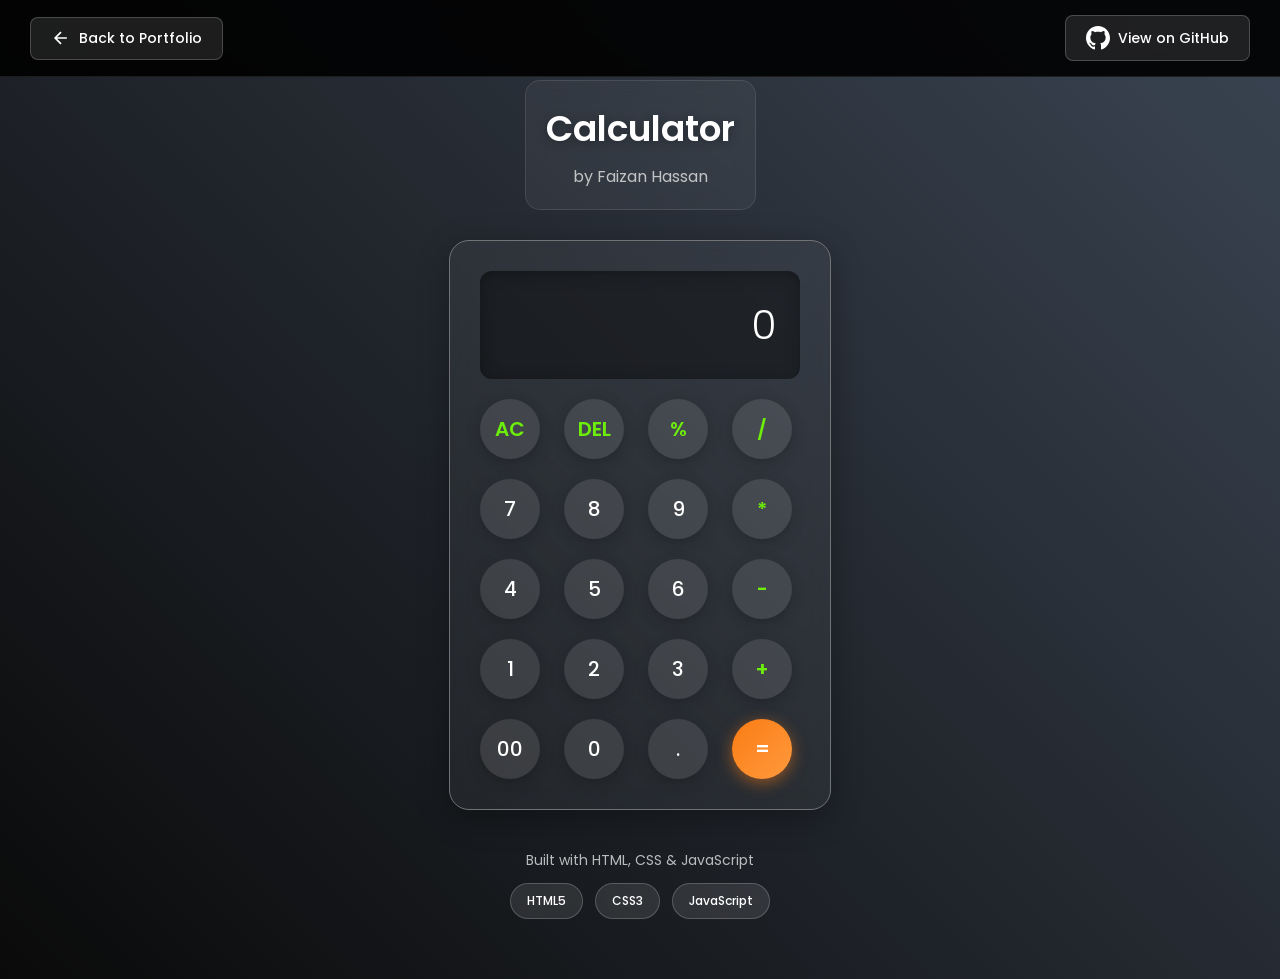
<file: projects/calculator/index.html>
<!DOCTYPE html>
<html lang="en">
  <head>
    <meta charset="UTF-8" />
    <meta http-equiv="X-UA-Compatible" content="IE=edge" />
    <meta name="viewport" content="width=device-width, initial-scale=1.0" />
    <title>Calculator | Faizan Hassan</title>
    <meta name="description" content="A modern, responsive calculator built with HTML, CSS, and JavaScript by Faizan Hassan" />
    
    <!-- Favicon -->
    <link rel="icon" type="image/x-icon" href="../../assets/profile-pic.ico" />
    
    <link rel="stylesheet" href="style.css" />
  </head>
  <body>
    <!-- Navigation Header -->
    <nav class="project-nav">
      <a href="../../index.html" class="back-button">
        <svg width="20" height="20" viewBox="0 0 24 24" fill="none" stroke="currentColor" stroke-width="2">
          <path d="M19 12H5M12 19l-7-7 7-7"/>
        </svg>
        Back to Portfolio
      </a>
      
      <a href="https://github.com/Thefaizanhassan" target="_blank" class="github-link">
        <svg width="24" height="24" viewBox="0 0 24 24" fill="currentColor">
          <path d="M12 0c-6.626 0-12 5.373-12 12 0 5.302 3.438 9.8 8.207 11.387.599.111.793-.261.793-.577v-2.234c-3.338.726-4.033-1.416-4.033-1.416-.546-1.387-1.333-1.756-1.333-1.756-1.089-.745.083-.729.083-.729 1.205.084 1.839 1.237 1.839 1.237 1.07 1.834 2.807 1.304 3.492.997.107-.775.418-1.305.762-1.604-2.665-.305-5.467-1.334-5.467-5.931 0-1.311.469-2.381 1.236-3.221-.124-.303-.535-1.524.117-3.176 0 0 1.008-.322 3.301 1.23.957-.266 1.983-.399 3.003-.404 1.02.005 2.047.138 3.006.404 2.291-1.552 3.297-1.23 3.297-1.23.653 1.653.242 2.874.118 3.176.77.84 1.235 1.911 1.235 3.221 0 4.609-2.807 5.624-5.479 5.921.43.372.823 1.102.823 2.222v3.293c0 .319.192.694.801.576 4.765-1.589 8.199-6.086 8.199-11.386 0-6.627-5.373-12-12-12z"/>
        </svg>
        View on GitHub
      </a>
    </nav>

    <!-- Project Header -->
    <div class="project-header">
      <h1>Calculator</h1>
      <p>by Faizan Hassan</p>
    </div>

    <!-- Calculator Container -->
    <div class="container">
      <div class="calculator">
        <input type="text" id="inputBox" placeholder="0" readonly />
        
        <div>
          <button class="button operator">AC</button>
          <button class="button operator">DEL</button>
          <button class="button operator">%</button>
          <button class="button operator">/</button>
        </div>
        <div>
          <button class="button">7</button>
          <button class="button">8</button>
          <button class="button">9</button>
          <button class="button operator">*</button>
        </div>
        <div>
          <button class="button">4</button>
          <button class="button">5</button>
          <button class="button">6</button>
          <button class="button operator">-</button>
        </div>
        <div>
          <button class="button">1</button>
          <button class="button">2</button>
          <button class="button">3</button>
          <button class="button operator">+</button>
        </div>
        <div>
          <button class="button">00</button>
          <button class="button">0</button>
          <button class="button">.</button>
          <button class="button equalBtn">=</button>
        </div>
      </div>
      
      <!-- Project Info Footer -->
      <div class="project-info">
        <p>Built with HTML, CSS & JavaScript</p>
        <div class="tech-stack">
          <span class="tech-badge">HTML5</span>
          <span class="tech-badge">CSS3</span>
          <span class="tech-badge">JavaScript</span>
        </div>
      </div>
    </div>

    <script src="script.js"></script>
  </body>
</html>
</file>
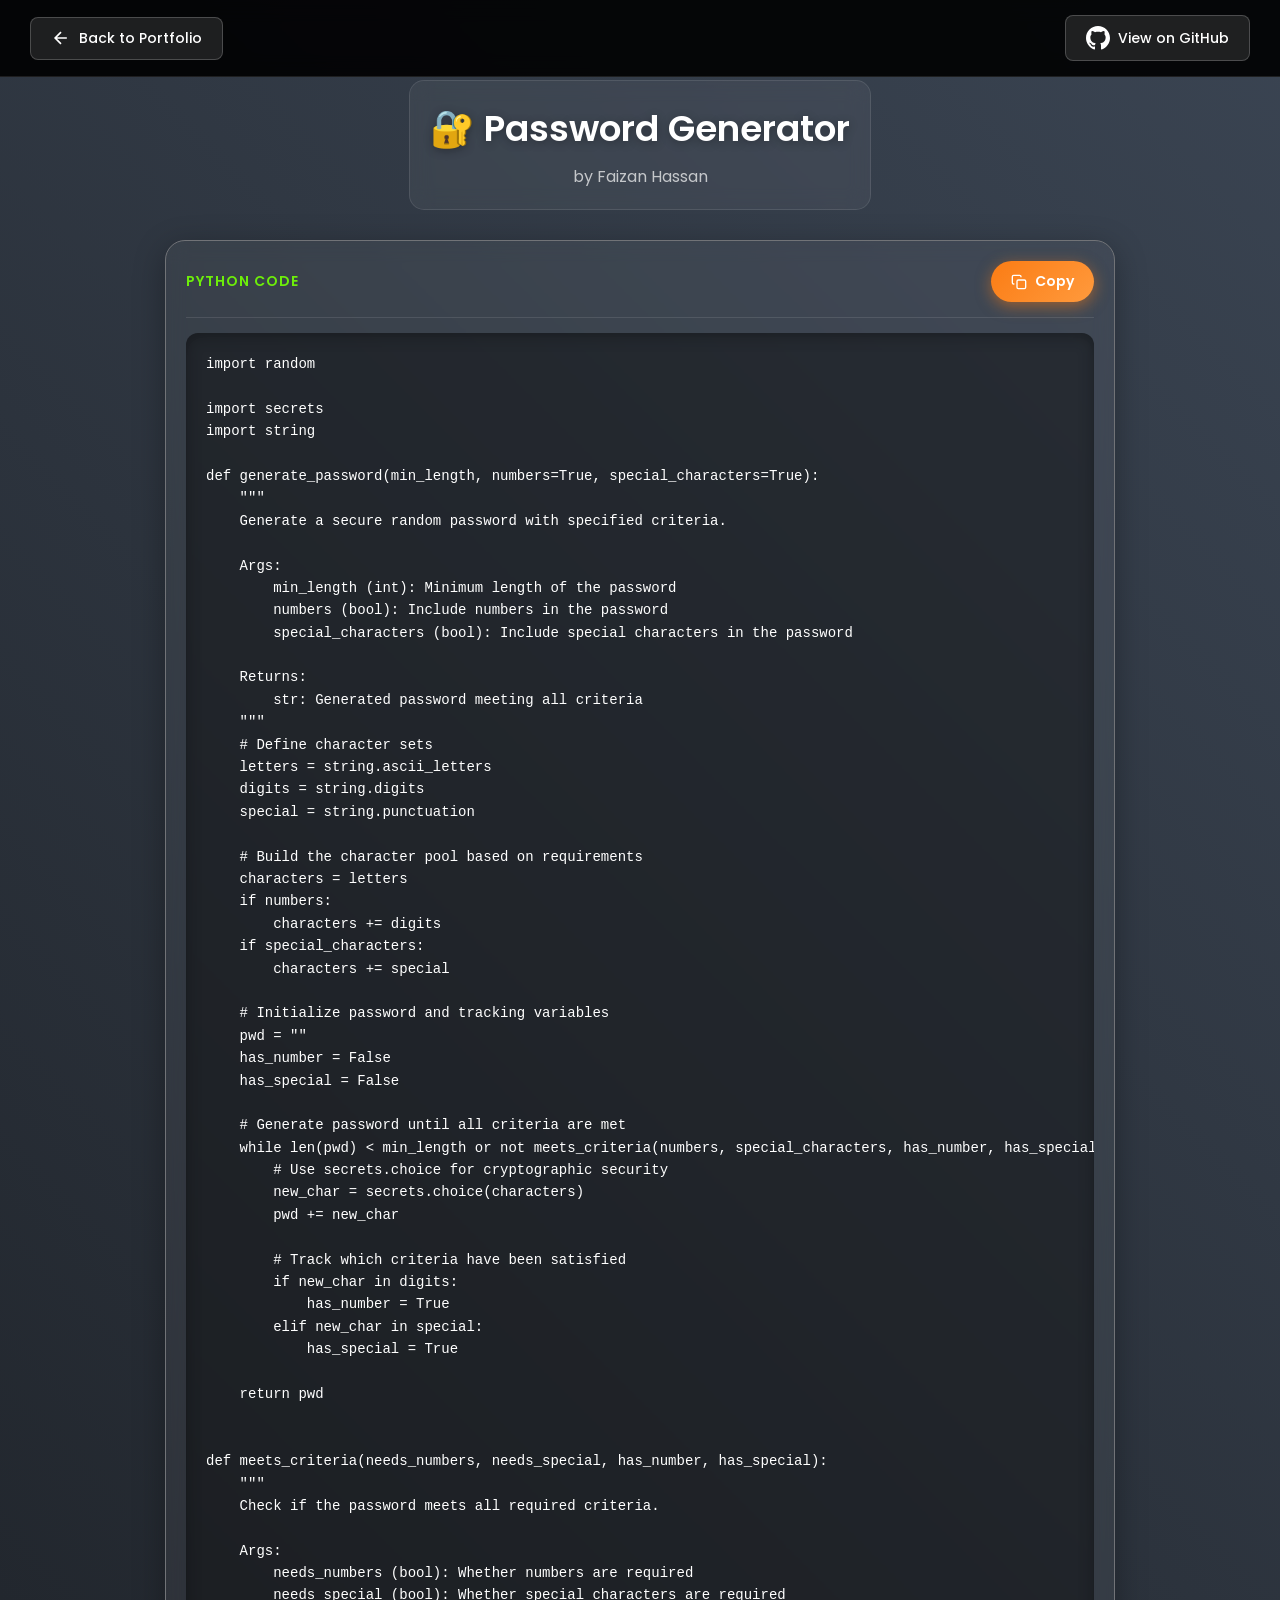
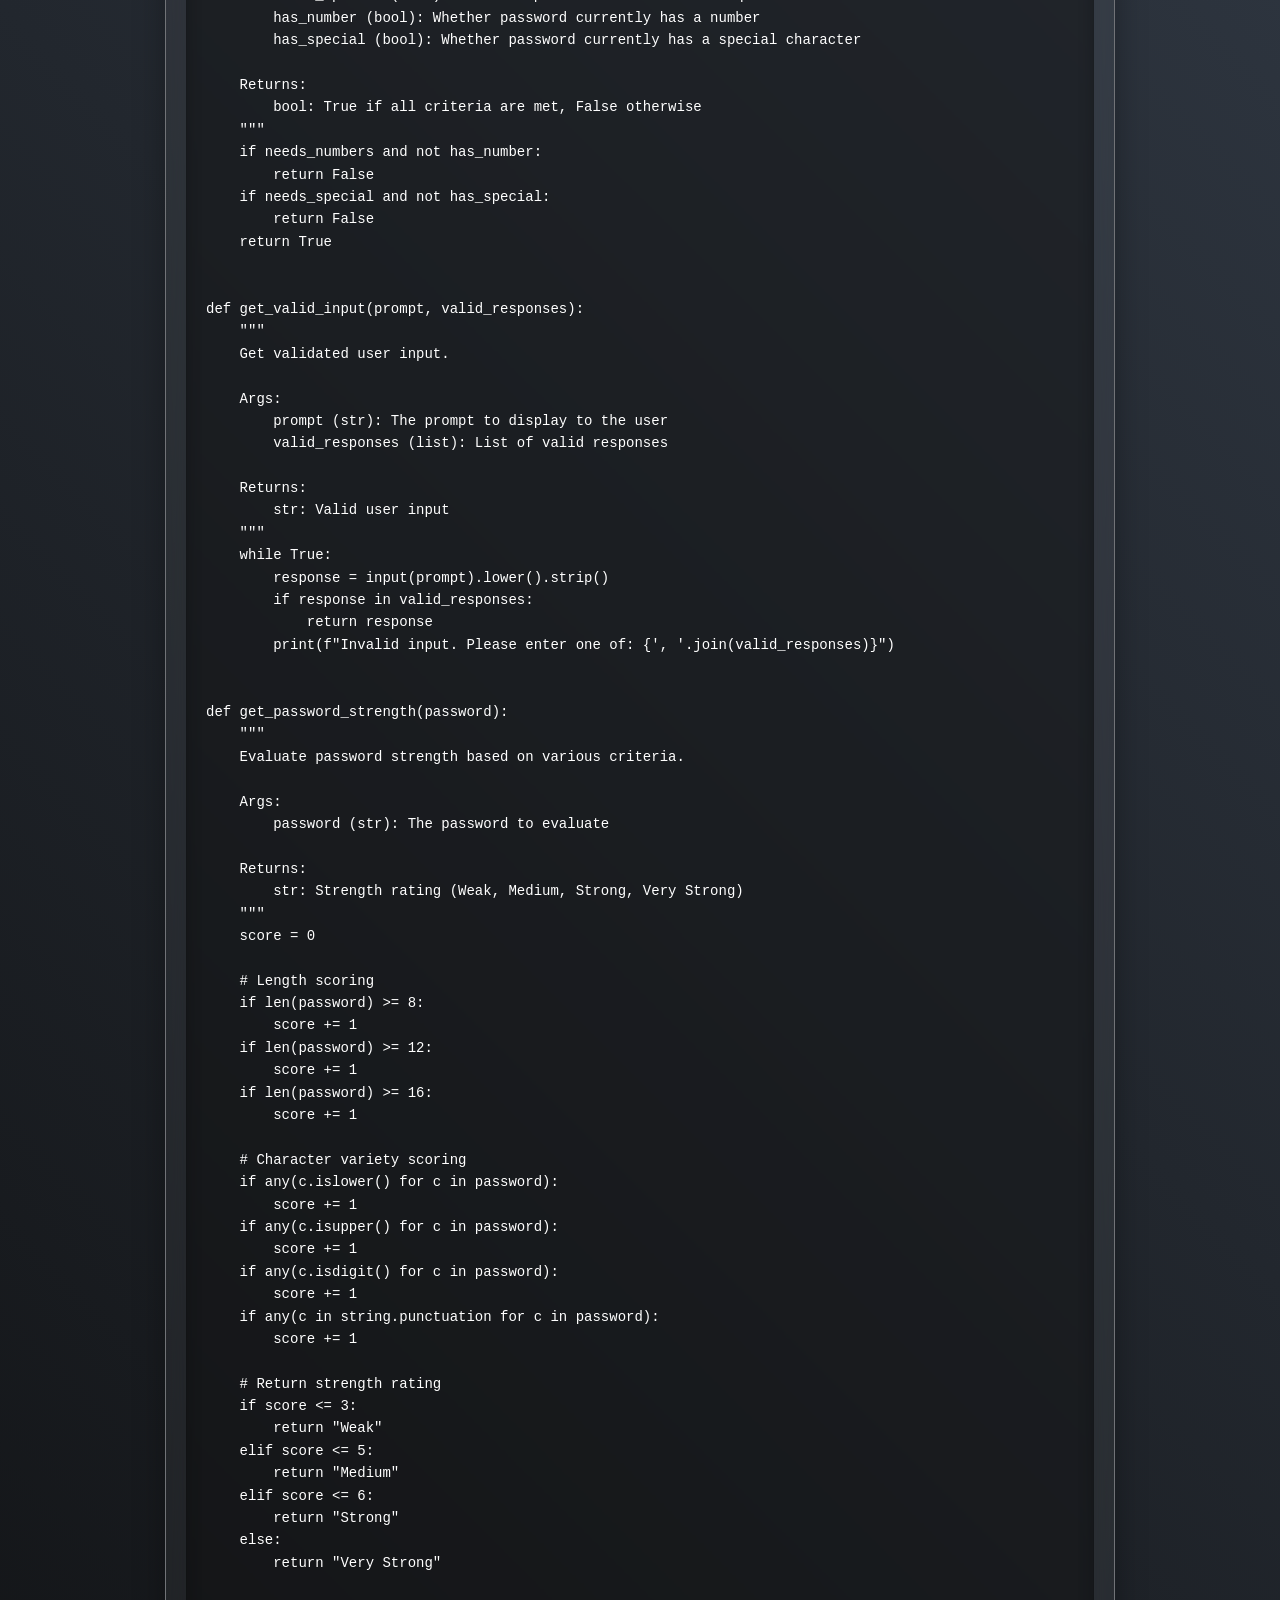
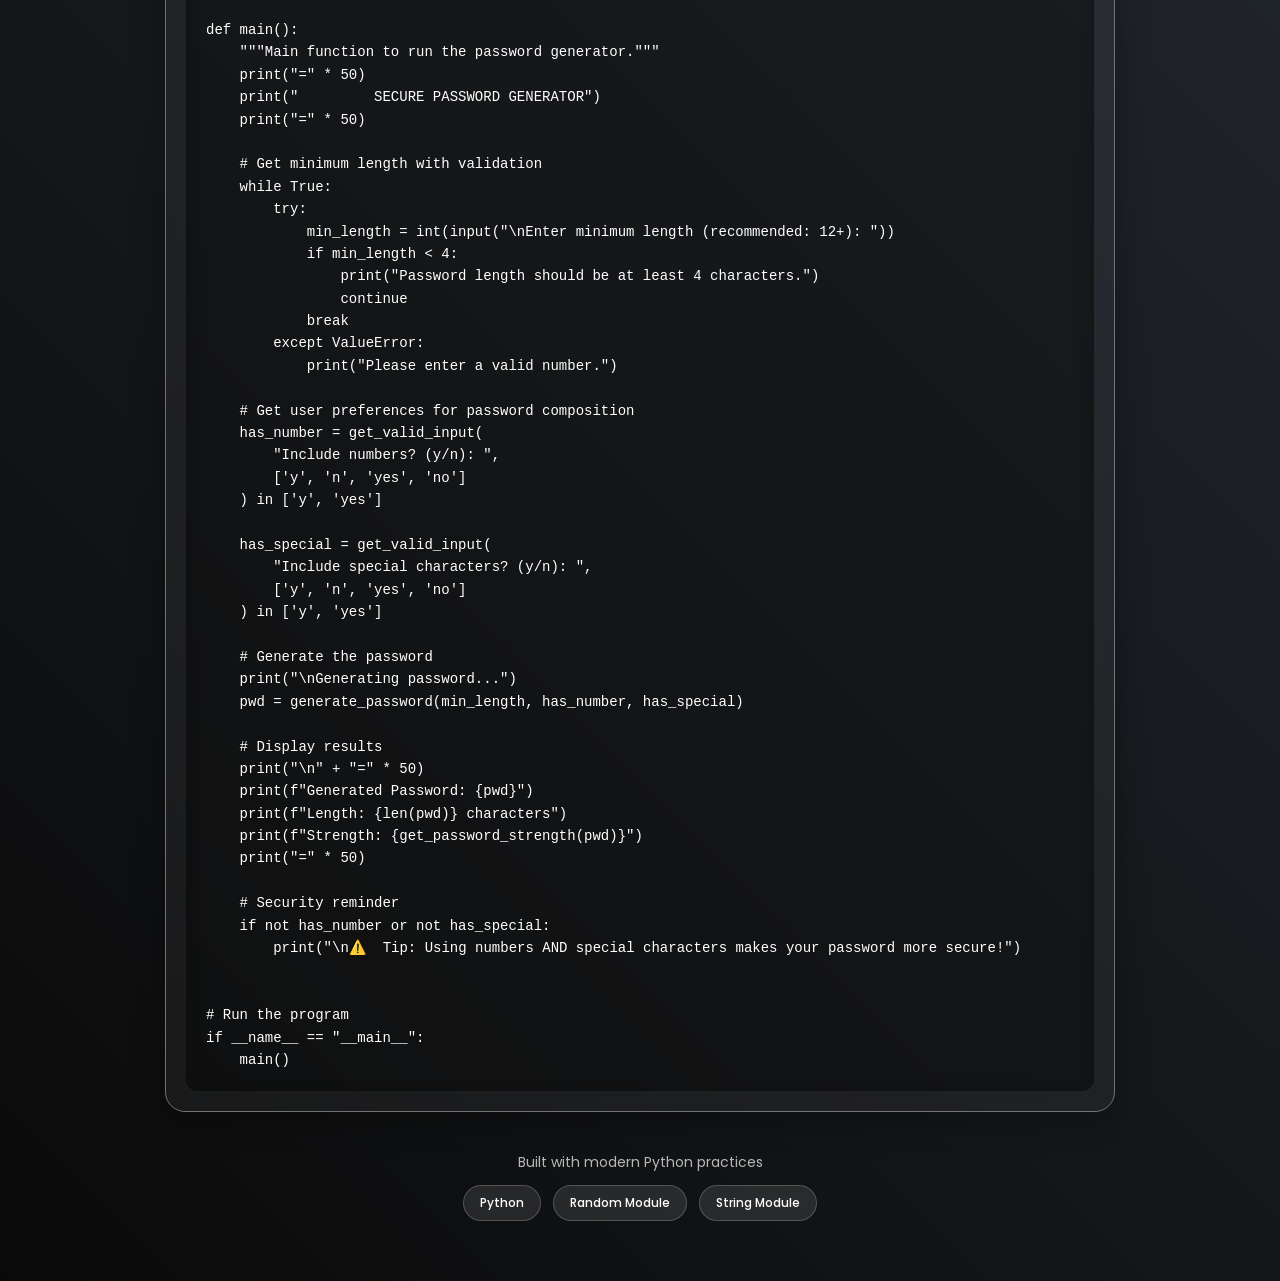
<file: projects/pythonPasswordGenerator/index.html>
<!DOCTYPE html>
<html lang="en">
<head>
    <meta charset="UTF-8">
    <meta name="viewport" content="width=device-width, initial-scale=1.0">
    <title>Python Password Generator | Faizan Hassan</title>
    <!-- Favicon -->
    <link rel="icon" type="image/x-icon" href="../../assets/profile-pic.ico" />
    <link rel="stylesheet" href="style.css">
</head>
<body>
    <!-- Navigation Header -->
    <nav class="project-nav">
      <a href="../../index.html" class="back-button">
        <svg width="20" height="20" viewBox="0 0 24 24" fill="none" stroke="currentColor" stroke-width="2">
          <path d="M19 12H5M12 19l-7-7 7-7"/>
        </svg>
        <span>Back to Portfolio</span>
      </a>
      
      <a href="https://github.com/Thefaizanhassan/PythonPasswordGenerator" target="_blank" class="github-link">
        <svg width="24" height="24" viewBox="0 0 24 24" fill="currentColor">
          <path d="M12 0c-6.626 0-12 5.373-12 12 0 5.302 3.438 9.8 8.207 11.387.599.111.793-.261.793-.577v-2.234c-3.338.726-4.033-1.416-4.033-1.416-.546-1.387-1.333-1.756-1.333-1.756-1.089-.745.083-.729.083-.729 1.205.084 1.839 1.237 1.839 1.237 1.07 1.834 2.807 1.304 3.492.997.107-.775.418-1.305.762-1.604-2.665-.305-5.467-1.334-5.467-5.931 0-1.311.469-2.381 1.236-3.221-.124-.303-.535-1.524.117-3.176 0 0 1.008-.322 3.301 1.23.957-.266 1.983-.399 3.003-.404 1.02.005 2.047.138 3.006.404 2.291-1.552 3.297-1.23 3.297-1.23.653 1.653.242 2.874.118 3.176.77.84 1.235 1.911 1.235 3.221 0 4.609-2.807 5.624-5.479 5.921.43.372.823 1.102.823 2.222v3.293c0 .319.192.694.801.576 4.765-1.589 8.199-6.086 8.199-11.386 0-6.627-5.373-12-12-12z"/>
        </svg>
        <span>View on GitHub</span>
      </a>
    </nav>

    <!-- Project Header -->
    <div class="project-header">
      <h1>🔐 Password Generator</h1>
      <p>by Faizan Hassan</p>
    </div>

    <!-- Main Container -->
    <div class="container">
        <div class="code-container">
            <div class="code-header">
                <span class="code-label">Python Code</span>
                <button class="copy-button" onclick="copyCode()">
                    <svg width="16" height="16" viewBox="0 0 24 24" fill="none" stroke="currentColor" stroke-width="2">
                        <rect x="9" y="9" width="13" height="13" rx="2" ry="2"></rect>
                        <path d="M5 15H4a2 2 0 0 1-2-2V4a2 2 0 0 1 2-2h9a2 2 0 0 1 2 2v1"></path>
                    </svg>
                    <span>Copy</span>
                </button>
            </div>
            <div class="copied-message" id="copiedMsg">
                <svg width="16" height="16" viewBox="0 0 24 24" fill="none" stroke="currentColor" stroke-width="2">
                    <polyline points="20 6 9 17 4 12"></polyline>
                </svg>
                Copied!
            </div>
            <pre><code id="codeSnippet">import random
<!-- import string

def generate_password(length=12):
    characters = string.ascii_letters + string.digits + string.punctuation
    password = ''.join(random.choice(characters) for _ in range(length))
    return password

# Generate a password
password = generate_password(16)
print(f"Generated Password: {password}") -->
import secrets
import string

def generate_password(min_length, numbers=True, special_characters=True):
    """
    Generate a secure random password with specified criteria.
    
    Args:
        min_length (int): Minimum length of the password
        numbers (bool): Include numbers in the password
        special_characters (bool): Include special characters in the password
    
    Returns:
        str: Generated password meeting all criteria
    """
    # Define character sets
    letters = string.ascii_letters
    digits = string.digits
    special = string.punctuation

    # Build the character pool based on requirements
    characters = letters
    if numbers:
        characters += digits
    if special_characters:
        characters += special

    # Initialize password and tracking variables
    pwd = ""
    has_number = False
    has_special = False

    # Generate password until all criteria are met
    while len(pwd) < min_length or not meets_criteria(numbers, special_characters, has_number, has_special):
        # Use secrets.choice for cryptographic security
        new_char = secrets.choice(characters)
        pwd += new_char
        
        # Track which criteria have been satisfied
        if new_char in digits:
            has_number = True
        elif new_char in special:
            has_special = True

    return pwd


def meets_criteria(needs_numbers, needs_special, has_number, has_special):
    """
    Check if the password meets all required criteria.
    
    Args:
        needs_numbers (bool): Whether numbers are required
        needs_special (bool): Whether special characters are required
        has_number (bool): Whether password currently has a number
        has_special (bool): Whether password currently has a special character
    
    Returns:
        bool: True if all criteria are met, False otherwise
    """
    if needs_numbers and not has_number:
        return False
    if needs_special and not has_special:
        return False
    return True


def get_valid_input(prompt, valid_responses):
    """
    Get validated user input.
    
    Args:
        prompt (str): The prompt to display to the user
        valid_responses (list): List of valid responses
    
    Returns:
        str: Valid user input
    """
    while True:
        response = input(prompt).lower().strip()
        if response in valid_responses:
            return response
        print(f"Invalid input. Please enter one of: {', '.join(valid_responses)}")


def get_password_strength(password):
    """
    Evaluate password strength based on various criteria.
    
    Args:
        password (str): The password to evaluate
    
    Returns:
        str: Strength rating (Weak, Medium, Strong, Very Strong)
    """
    score = 0
    
    # Length scoring
    if len(password) >= 8:
        score += 1
    if len(password) >= 12:
        score += 1
    if len(password) >= 16:
        score += 1
    
    # Character variety scoring
    if any(c.islower() for c in password):
        score += 1
    if any(c.isupper() for c in password):
        score += 1
    if any(c.isdigit() for c in password):
        score += 1
    if any(c in string.punctuation for c in password):
        score += 1
    
    # Return strength rating
    if score <= 3:
        return "Weak"
    elif score <= 5:
        return "Medium"
    elif score <= 6:
        return "Strong"
    else:
        return "Very Strong"


def main():
    """Main function to run the password generator."""
    print("=" * 50)
    print("         SECURE PASSWORD GENERATOR")
    print("=" * 50)
    
    # Get minimum length with validation
    while True:
        try:
            min_length = int(input("\nEnter minimum length (recommended: 12+): "))
            if min_length < 4:
                print("Password length should be at least 4 characters.")
                continue
            break
        except ValueError:
            print("Please enter a valid number.")
    
    # Get user preferences for password composition
    has_number = get_valid_input(
        "Include numbers? (y/n): ", 
        ['y', 'n', 'yes', 'no']
    ) in ['y', 'yes']
    
    has_special = get_valid_input(
        "Include special characters? (y/n): ", 
        ['y', 'n', 'yes', 'no']
    ) in ['y', 'yes']
    
    # Generate the password
    print("\nGenerating password...")
    pwd = generate_password(min_length, has_number, has_special)
    
    # Display results
    print("\n" + "=" * 50)
    print(f"Generated Password: {pwd}")
    print(f"Length: {len(pwd)} characters")
    print(f"Strength: {get_password_strength(pwd)}")
    print("=" * 50)
    
    # Security reminder
    if not has_number or not has_special:
        print("\n⚠️  Tip: Using numbers AND special characters makes your password more secure!")


# Run the program
if __name__ == "__main__":
    main()
</code></pre>
        </div>

        <!-- Project Info Footer -->
        <div class="project-info">
            <p>Built with modern Python practices</p>
            <div class="tech-stack">
                <span class="tech-badge">Python</span>
                <span class="tech-badge">Random Module</span>
                <span class="tech-badge">String Module</span>
            </div>
        </div>
    </div>

    <script>
        function copyCode() {
            const code = document.getElementById('codeSnippet').textContent;
            navigator.clipboard.writeText(code).then(() => {
                const message = document.getElementById('copiedMsg');
                message.style.display = 'flex';
                setTimeout(() => {
                    message.style.display = 'none';
                }, 1500);
            }).catch(err => {
                console.error('Failed to copy text: ', err);
                alert('Failed to copy code.');
            });
        }
    </script>
</body>
</html>
</file>
<file: projects/calculator/style.css>
@import url('https://fonts.googleapis.com/css2?family=Poppins:wght@300;400;500;600&display=swap');

* {
    margin: 0;
    padding: 0;
    box-sizing: border-box;
    font-family: 'Poppins', sans-serif;
}

body {
    width: 100%;
    min-height: 100vh;
    display: flex;
    flex-direction: column;
    align-items: center;
    background: linear-gradient(45deg, #0a0a0a, #3a4452);
    padding-top: 80px;
    padding-bottom: 40px;
}

/* Navigation Bar */
.project-nav {
    position: fixed;
    top: 0;
    left: 0;
    right: 0;
    display: flex;
    justify-content: space-between;
    align-items: center;
    padding: 15px 30px;
    background: rgba(0, 0, 0, 0.9);
    backdrop-filter: blur(10px);
    border-bottom: 1px solid rgba(255, 255, 255, 0.1);
    z-index: 1000;
}

.back-button,
.github-link {
    display: flex;
    align-items: center;
    gap: 8px;
    padding: 10px 20px;
    background: rgba(255, 255, 255, 0.1);
    color: #ffffff;
    text-decoration: none;
    border-radius: 8px;
    font-size: 14px;
    font-weight: 500;
    border: 1px solid rgba(255, 255, 255, 0.2);
    transition: all 0.3s ease;
}

.back-button:hover {
    background: rgba(255, 255, 255, 0.2);
    transform: translateX(-5px);
    box-shadow: 0 5px 15px rgba(0, 0, 0, 0.3);
}

.github-link:hover {
    background: rgba(255, 255, 255, 0.2);
    transform: translateY(-2px);
    box-shadow: 0 5px 15px rgba(0, 0, 0, 0.3);
}

.back-button svg {
    transition: transform 0.3s ease;
}

.back-button:hover svg {
    transform: translateX(-3px);
}

/* Project Header */
.project-header {
    text-align: center;
    margin-bottom: 30px;
    padding: 20px;
    background: rgba(255, 255, 255, 0.05);
    border-radius: 15px;
    border: 1px solid rgba(255, 255, 255, 0.1);
    backdrop-filter: blur(10px);
    animation: fadeInDown 0.6s ease;
}

.project-header h1 {
    color: #ffffff;
    font-size: 36px;
    font-weight: 600;
    margin-bottom: 8px;
    text-shadow: 0 2px 10px rgba(0, 0, 0, 0.3);
}

.project-header p {
    color: rgba(255, 255, 255, 0.7);
    font-size: 16px;
    font-weight: 400;
}

/* Container */
.container {
    display: flex;
    flex-direction: column;
    align-items: center;
    gap: 20px;
    padding: 0 20px;
}

/* Calculator */
.calculator {
    border: 1px solid #717377;
    padding: 20px;
    border-radius: 20px;
    background: rgba(255, 255, 255, 0.05);
    backdrop-filter: blur(10px);
    box-shadow: 0 8px 32px rgba(0, 0, 0, 0.3);
    animation: fadeInUp 0.6s ease;
}

/* Input Display */
input {
    width: 320px;
    border: none;
    padding: 24px;
    margin: 10px;
    background: rgba(0, 0, 0, 0.4);
    box-shadow: inset 0px 3px 15px rgba(0, 0, 0, 0.3);
    font-size: 40px;
    text-align: right;
    cursor: default;
    color: #ffffff;
    border-radius: 12px;
    transition: all 0.3s ease;
    font-weight: 300;
}

input:focus {
    outline: none;
    box-shadow: inset 0px 3px 15px rgba(0, 0, 0, 0.5), 0 0 0 2px rgba(251, 124, 20, 0.3);
}

input::placeholder {
    color: rgba(255, 255, 255, 0.4);
}

/* Buttons */
button {
    border: none;
    width: 60px;
    height: 60px;
    margin: 10px;
    border-radius: 50%;
    background: rgba(255, 255, 255, 0.1);
    color: #ffffff;
    font-size: 20px;
    box-shadow: 0 4px 15px rgba(0, 0, 0, 0.2);
    cursor: pointer;
    transition: all 0.2s ease;
    font-weight: 500;
    position: relative;
    overflow: hidden;
}

button::before {
    content: '';
    position: absolute;
    top: 50%;
    left: 50%;
    width: 0;
    height: 0;
    border-radius: 50%;
    background: rgba(255, 255, 255, 0.3);
    transform: translate(-50%, -50%);
    transition: width 0.3s ease, height 0.3s ease;
}

button:hover::before {
    width: 100%;
    height: 100%;
}

button:hover {
    background: rgba(255, 255, 255, 0.2);
    transform: translateY(-2px);
    box-shadow: 0 6px 20px rgba(0, 0, 0, 0.3);
}

button:active {
    transform: translateY(0) scale(0.95);
    box-shadow: 0 2px 10px rgba(0, 0, 0, 0.2);
}

/* Equal Button */
.equalBtn {
    background: linear-gradient(135deg, #fb7c14, #ff9a3d);
    box-shadow: 0 4px 15px rgba(251, 124, 20, 0.5);
    font-weight: 600;
}

.equalBtn:hover {
    background: linear-gradient(135deg, #ff9a3d, #ffb366);
    box-shadow: 0 6px 20px rgba(251, 124, 20, 0.7);
}

.equalBtn::before {
    background: rgba(255, 255, 255, 0.2);
}

/* Operator Buttons */
.operator {
    color: #6dee0a;
    font-weight: 600;
}

/* Project Info Footer */
.project-info {
    text-align: center;
    color: #ffffff;
    animation: fadeIn 0.8s ease;
    padding: 20px;
}

.project-info p {
    font-size: 14px;
    margin-bottom: 12px;
    color: rgba(255, 255, 255, 0.7);
    font-weight: 400;
}

.tech-stack {
    display: flex;
    gap: 12px;
    justify-content: center;
    flex-wrap: wrap;
}

.tech-badge {
    padding: 8px 16px;
    background: rgba(255, 255, 255, 0.1);
    border: 1px solid rgba(255, 255, 255, 0.2);
    border-radius: 20px;
    font-size: 12px;
    font-weight: 500;
    color: #ffffff;
    backdrop-filter: blur(5px);
    transition: all 0.3s ease;
}

.tech-badge:hover {
    background: rgba(255, 255, 255, 0.2);
    transform: translateY(-2px);
}

/* Animations */
@keyframes fadeInDown {
    from {
        opacity: 0;
        transform: translateY(-30px);
    }
    to {
        opacity: 1;
        transform: translateY(0);
    }
}

@keyframes fadeInUp {
    from {
        opacity: 0;
        transform: translateY(30px);
    }
    to {
        opacity: 1;
        transform: translateY(0);
    }
}

@keyframes fadeIn {
    from {
        opacity: 0;
    }
    to {
        opacity: 1;
    }
}

/* Responsive Design */
@media screen and (max-width: 768px) {
    body {
        padding-top: 70px;
    }

    .project-nav {
        padding: 12px 20px;
    }

    .back-button,
    .github-link {
        padding: 8px 15px;
        font-size: 13px;
    }

    .github-link span {
        display: none;
    }

    .project-header h1 {
        font-size: 28px;
    }

    .project-header p {
        font-size: 14px;
    }
}

@media screen and (max-width: 600px) {
    body {
        padding-top: 70px;
    }

    .project-nav {
        padding: 10px 15px;
    }

    .back-button,
    .github-link {
        padding: 8px 12px;
        font-size: 12px;
        gap: 5px;
    }

    .back-button span,
    .github-link span {
        display: none;
    }

    .project-header {
        margin-bottom: 20px;
        padding: 15px;
    }

    .project-header h1 {
        font-size: 24px;
    }

    .project-header p {
        font-size: 12px;
    }

    input {
        width: 280px;
        padding: 20px;
        font-size: 32px;
    }

    button {
        width: 50px;
        height: 50px;
        margin: 8px;
        font-size: 18px;
    }

    .calculator {
        padding: 15px;
    }
}

@media screen and (max-width: 400px) {
    .project-header h1 {
        font-size: 20px;
    }

    input {
        width: 240px;
        font-size: 28px;
        padding: 18px;
    }

    button {
        width: 45px;
        height: 45px;
        margin: 6px;
        font-size: 16px;
    }

    .calculator {
        padding: 12px;
    }
}
</file>
<file: projects/pythonPasswordGenerator/style.css>
@import url('https://fonts.googleapis.com/css2?family=Poppins:wght@300;400;500;600&display=swap');

* {
    margin: 0;
    padding: 0;
    box-sizing: border-box;
    font-family: 'Poppins', sans-serif;
}

body {
    width: 100%;
    min-height: 100vh;
    display: flex;
    flex-direction: column;
    align-items: center;
    background: linear-gradient(45deg, #0a0a0a, #3a4452);
    padding-top: 80px;
    padding-bottom: 40px;
}

/* Navigation Bar */
.project-nav {
    position: fixed;
    top: 0;
    left: 0;
    right: 0;
    display: flex;
    justify-content: space-between;
    align-items: center;
    padding: 15px 30px;
    background: rgba(0, 0, 0, 0.9);
    backdrop-filter: blur(10px);
    border-bottom: 1px solid rgba(255, 255, 255, 0.1);
    z-index: 1000;
}

.back-button,
.github-link {
    display: flex;
    align-items: center;
    gap: 8px;
    padding: 10px 20px;
    background: rgba(255, 255, 255, 0.1);
    color: #ffffff;
    text-decoration: none;
    border-radius: 8px;
    font-size: 14px;
    font-weight: 500;
    border: 1px solid rgba(255, 255, 255, 0.2);
    transition: all 0.3s ease;
}

.back-button:hover {
    background: rgba(255, 255, 255, 0.2);
    transform: translateX(-5px);
    box-shadow: 0 5px 15px rgba(0, 0, 0, 0.3);
}

.github-link:hover {
    background: rgba(255, 255, 255, 0.2);
    transform: translateY(-2px);
    box-shadow: 0 5px 15px rgba(0, 0, 0, 0.3);
}

.back-button svg {
    transition: transform 0.3s ease;
}

.back-button:hover svg {
    transform: translateX(-3px);
}

/* Project Header */
.project-header {
    text-align: center;
    margin-bottom: 30px;
    padding: 20px;
    background: rgba(255, 255, 255, 0.05);
    border-radius: 15px;
    border: 1px solid rgba(255, 255, 255, 0.1);
    backdrop-filter: blur(10px);
    animation: fadeInDown 0.6s ease;
}

.project-header h1 {
    color: #ffffff;
    font-size: 36px;
    font-weight: 600;
    margin-bottom: 8px;
    text-shadow: 0 2px 10px rgba(0, 0, 0, 0.3);
}

.project-header p {
    color: rgba(255, 255, 255, 0.7);
    font-size: 16px;
    font-weight: 400;
}

/* Container */
.container {
    display: flex;
    flex-direction: column;
    align-items: center;
    gap: 20px;
    padding: 0 20px;
    width: 100%;
    max-width: 1150px;
}

/* Code Container - Similar to Calculator */
.code-container {
    position: relative;
    width: 100%;
    max-width: 950px;
    border: 1px solid #717377;
    padding: 20px;
    border-radius: 20px;
    background: rgba(255, 255, 255, 0.05);
    backdrop-filter: blur(10px);
    box-shadow: 0 8px 32px rgba(0, 0, 0, 0.3);
    animation: fadeInUp 0.6s ease;
}

.code-header {
    display: flex;
    justify-content: space-between;
    align-items: center;
    margin-bottom: 15px;
    padding-bottom: 15px;
    border-bottom: 1px solid rgba(255, 255, 255, 0.1);
}

.code-label {
    color: #6dee0a;
    font-size: 14px;
    font-weight: 600;
    text-transform: uppercase;
    letter-spacing: 1px;
}

/* Code Display - Similar to Input */
pre {
    width: 100%;
    border: none;
    padding: 20px;
    background: rgba(0, 0, 0, 0.4);
    box-shadow: inset 0px 3px 15px rgba(0, 0, 0, 0.3);
    border-radius: 12px;
    overflow-x: auto;
}

pre code {
    display: block;
    white-space: pre;
    color: #ffffff;
    font-family: 'Courier New', monospace;
    font-size: 14px;
    line-height: 1.6;
    font-weight: 400;
}

/* Copy Button - Similar to Equal Button */
.copy-button {
    display: flex;
    align-items: center;
    gap: 8px;
    border: none;
    padding: 10px 20px;
    border-radius: 25px;
    background: linear-gradient(135deg, #fb7c14, #ff9a3d);
    color: #ffffff;
    font-size: 14px;
    font-weight: 600;
    box-shadow: 0 4px 15px rgba(251, 124, 20, 0.5);
    cursor: pointer;
    transition: all 0.2s ease;
    position: relative;
    overflow: hidden;
}

.copy-button::before {
    content: '';
    position: absolute;
    top: 50%;
    left: 50%;
    width: 0;
    height: 0;
    border-radius: 50%;
    background: rgba(255, 255, 255, 0.2);
    transform: translate(-50%, -50%);
    transition: width 0.3s ease, height 0.3s ease;
}

.copy-button:hover::before {
    width: 200%;
    height: 200%;
}

.copy-button:hover {
    background: linear-gradient(135deg, #ff9a3d, #ffb366);
    box-shadow: 0 6px 20px rgba(251, 124, 20, 0.7);
    transform: translateY(-2px);
}

.copy-button:active {
    transform: translateY(0) scale(0.95);
    box-shadow: 0 2px 10px rgba(251, 124, 20, 0.4);
}

/* Copied Message */
.copied-message {
    position: absolute;
    top: 20px;
    right: 120px;
    display: none;
    align-items: center;
    gap: 6px;
    background: linear-gradient(135deg, #28a745, #34ce57);
    color: white;
    padding: 8px 16px;
    border-radius: 20px;
    font-size: 13px;
    font-weight: 500;
    box-shadow: 0 4px 15px rgba(40, 167, 69, 0.5);
    animation: fadeIn 0.3s ease;
    z-index: 10;
}

/* Project Info Footer */
.project-info {
    text-align: center;
    color: #ffffff;
    animation: fadeIn 0.8s ease;
    padding: 20px;
}

.project-info p {
    font-size: 14px;
    margin-bottom: 12px;
    color: rgba(255, 255, 255, 0.7);
    font-weight: 400;
}

.tech-stack {
    display: flex;
    gap: 12px;
    justify-content: center;
    flex-wrap: wrap;
}

.tech-badge {
    padding: 8px 16px;
    background: rgba(255, 255, 255, 0.1);
    border: 1px solid rgba(255, 255, 255, 0.2);
    border-radius: 20px;
    font-size: 12px;
    font-weight: 500;
    color: #ffffff;
    backdrop-filter: blur(5px);
    transition: all 0.3s ease;
}

.tech-badge:hover {
    background: rgba(255, 255, 255, 0.2);
    transform: translateY(-2px);
    box-shadow: 0 5px 15px rgba(0, 0, 0, 0.2);
}

/* Animations */
@keyframes fadeInDown {
    from {
        opacity: 0;
        transform: translateY(-30px);
    }
    to {
        opacity: 1;
        transform: translateY(0);
    }
}

@keyframes fadeInUp {
    from {
        opacity: 0;
        transform: translateY(30px);
    }
    to {
        opacity: 1;
        transform: translateY(0);
    }
}

@keyframes fadeIn {
    from {
        opacity: 0;
    }
    to {
        opacity: 1;
    }
}

/* Responsive Design */
@media screen and (max-width: 768px) {
    body {
        padding-top: 70px;
    }

    .project-nav {
        padding: 12px 20px;
    }

    .back-button,
    .github-link {
        padding: 8px 15px;
        font-size: 13px;
    }

    .github-link span {
        display: none;
    }

    .project-header h1 {
        font-size: 28px;
    }

    .project-header p {
        font-size: 14px;
    }

    .code-container {
        padding: 15px;
    }

    pre code {
        font-size: 13px;
    }
}

@media screen and (max-width: 600px) {
    body {
        padding-top: 70px;
    }

    .project-nav {
        padding: 10px 15px;
    }

    .back-button,
    .github-link {
        padding: 8px 12px;
        font-size: 12px;
        gap: 5px;
    }

    .back-button span,
    .github-link span {
        display: none;
    }

    .project-header {
        margin-bottom: 20px;
        padding: 15px;
    }

    .project-header h1 {
        font-size: 24px;
    }

    .project-header p {
        font-size: 12px;
    }

    .code-container {
        padding: 15px;
        border-radius: 15px;
    }

    .code-header {
        flex-direction: column;
        gap: 10px;
        align-items: flex-start;
    }

    .copy-button {
        width: 100%;
        justify-content: center;
    }

    .copied-message {
        top: 70px;
        right: 15px;
        left: 15px;
        justify-content: center;
    }

    pre {
        padding: 15px;
    }

    pre code {
        font-size: 12px;
    }
}

@media screen and (max-width: 400px) {
    .project-header h1 {
        font-size: 20px;
    }

    .code-container {
        padding: 12px;
    }

    pre code {
        font-size: 11px;
    }

    .tech-badge {
        padding: 6px 12px;
        font-size: 11px;
    }
}
</file>
